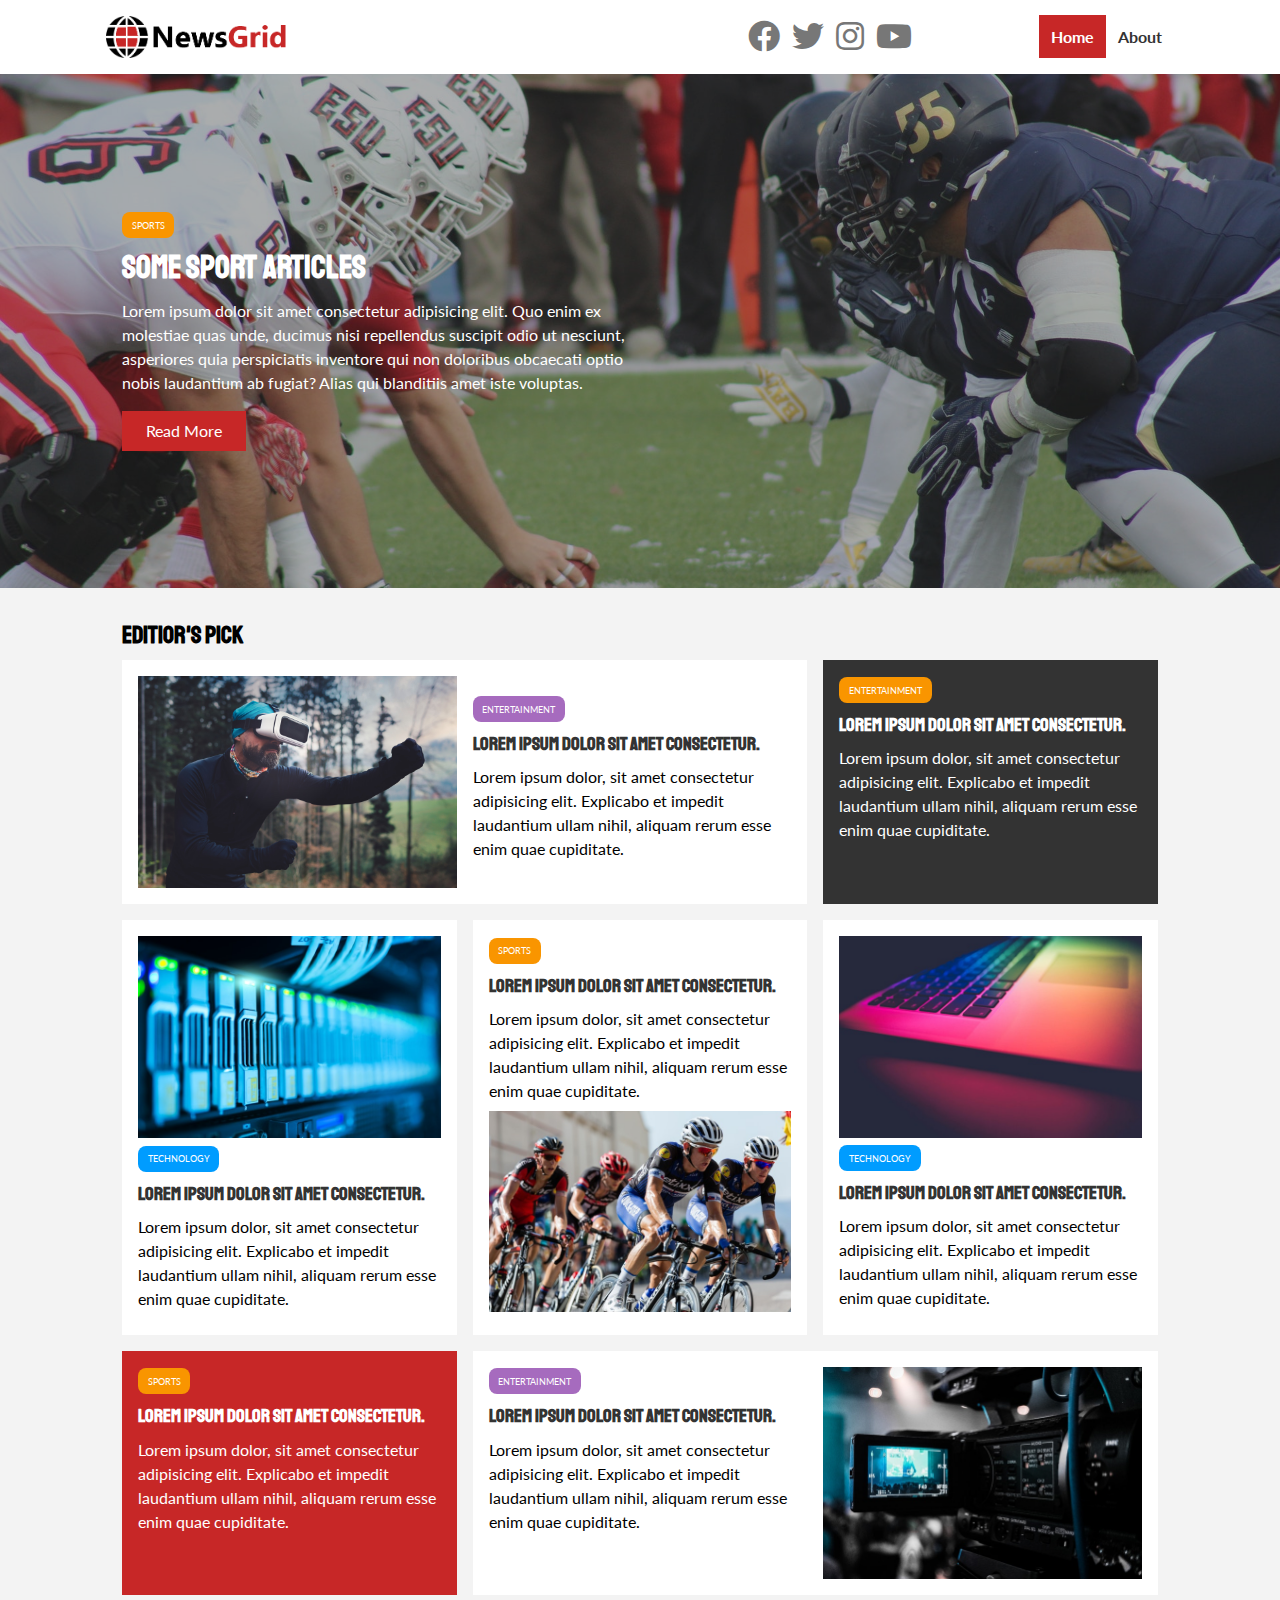
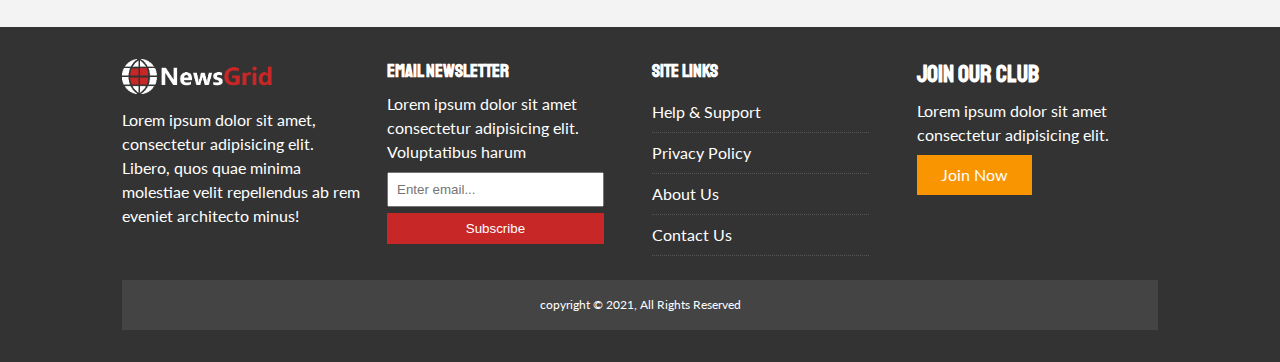
<file: index.html>
<!DOCTYPE html>
<html lang="en">

<head>
    <meta charset="UTF-8">
    <meta http-equiv="X-UA-Compatible" content="IE=edge">
    <meta name="viewport" content="width=device-width, initial-scale=1.0">
    <link href="https://fonts.googleapis.com/css2?family=Lato&family=Staatliches&display=swap" rel="stylesheet">
    <link rel="stylesheet" href="https://cdnjs.cloudflare.com/ajax/libs/font-awesome/5.15.3/css/all.min.css">
    <link rel="stylesheet" href="css/style.css">
    <link rel="stylesheet" media="screen and (max-width: 768px)" href="css/mobile.css">
    <link rel="shortcut icon" href="img/icon.png">
    <title>NewsGrid | Latest News</title>
</head>

<body>
    <nav id="main-nav">
        <div class="container">
            <img src="img/logo.png" alt="NewsGrid" class="logo">
            <div class="socials">
                <a href="http://facebook.com" target="_blank"><i class="fab fa-facebook fa-2x"></i></a>
                <a href="http://twitter.com" target="_blank"><i class="fab fa-twitter fa-2x"></i></a>
                <a href="http://instagram.com" target="_blank"><i class="fab fa-instagram fa-2x"></i></a>
                <a href="http://youtube.com" target="_blank"><i class="fab fa-youtube fa-2x"></i></a>
            </div>
            <ul>
                <li><a href="index.html" class="current">Home</a></li>
                <li><a href="about.html">About</a></li>
            </ul>
        </div>
    </nav>
    <!-- showcase -->
    <header id="showcase">
        <div class="container">
            <div class="showcase-container">
                <div class="showcase-content">
                    <div class=" category category-sports">Sports</div>
                    <h1>
                        Some Sport Articles
                    </h1>
                    <p>
                        Lorem ipsum dolor sit amet consectetur adipisicing elit. Quo enim ex molestiae quas unde,
                        ducimus nisi repellendus suscipit odio ut nesciunt, asperiores quia perspiciatis inventore qui
                        non doloribus obcaecati optio nobis laudantium ab fugiat? Alias qui blanditiis amet iste
                        voluptas.
                    </p>
                    <a href="article.html" class="btn btn-primary">Read More</a>
                </div>
            </div>
        </div>
    </header>
    <!-- Home Articles -->
    <section id="home-articles" class="py-2">
        <div class="container">
            <h2>Editior's Pick</h2>
            <div class="articles-container">
                <article class="card">
                    <img src="img/articles/ent1.jpg" alt="">
                    <div>
                        <div class="category category-ent">Entertainment</div>
                        <h3>
                            <a href="article.html">Lorem ipsum dolor sit amet consectetur.</a>
                        </h3>
                        <p>
                            Lorem ipsum dolor, sit amet consectetur adipisicing elit. Explicabo et impedit laudantium
                            ullam
                            nihil, aliquam rerum esse enim quae cupiditate.
                        </p>
                    </div>
                </article>
                <article class="card bg-dark">
                    <div class="category category-sports ">Entertainment</div>
                    <h3>
                        <a href="article.html">Lorem ipsum dolor sit amet consectetur.</a>
                    </h3>
                    <p>
                        Lorem ipsum dolor, sit amet consectetur adipisicing elit. Explicabo et impedit laudantium
                        ullam
                        nihil, aliquam rerum esse enim quae cupiditate.
                    </p>
                </article>
                <article class="card">
                    <img src="img/articles/tech1.jpg" alt="">
                    <div class="category category-tech">Technology</div>
                    <h3>
                        <a href="article.html">Lorem ipsum dolor sit amet consectetur.</a>
                    </h3>
                    <p>
                        Lorem ipsum dolor, sit amet consectetur adipisicing elit. Explicabo et impedit laudantium
                        ullam
                        nihil, aliquam rerum esse enim quae cupiditate.
                    </p>
                </article>
                <article class="card">
                    <div class="category category-sports">Sports</div>
                    <h3>
                        <a href="article.html">Lorem ipsum dolor sit amet consectetur.</a>
                    </h3>
                    <p>
                        Lorem ipsum dolor, sit amet consectetur adipisicing elit. Explicabo et impedit laudantium
                        ullam
                        nihil, aliquam rerum esse enim quae cupiditate.
                    </p>
                    <img src="img/articles/sports1.jpg" alt="">
                </article>
                <article class="card">
                    <img src="img/articles/tech2.jpg" alt="">
                    <div class="category category-tech">Technology</div>
                    <h3>
                        <a href="article.html">Lorem ipsum dolor sit amet consectetur.</a>
                    </h3>
                    <p>
                        Lorem ipsum dolor, sit amet consectetur adipisicing elit. Explicabo et impedit laudantium
                        ullam
                        nihil, aliquam rerum esse enim quae cupiditate.
                    </p>
                </article>
                <article class="card bg-primary">
                    <div class="category category-sports">Sports</div>
                    <h3>
                        <a href="article.html">Lorem ipsum dolor sit amet consectetur.</a>
                    </h3>
                    <p>
                        Lorem ipsum dolor, sit amet consectetur adipisicing elit. Explicabo et impedit laudantium
                        ullam
                        nihil, aliquam rerum esse enim quae cupiditate.
                    </p>
                </article>
                <article class="card">
                    <div>
                        <div class="category category-ent">Entertainment</div>
                        <h3>
                            <a href="article.html">Lorem ipsum dolor sit amet consectetur.</a>
                        </h3>
                        <p>
                            Lorem ipsum dolor, sit amet consectetur adipisicing elit. Explicabo et impedit laudantium
                            ullam
                            nihil, aliquam rerum esse enim quae cupiditate.
                        </p>
                    </div>
                    <img src="img/articles/ent2.jpg" alt="">
                </article>
            </div>
        </div>
    </section>
    <footer id="main-footer" class="py-2">
        <div class="container footer-container">
            <div>
                <img src="img/logo_light.png" alt="Newsgrid">
                <p>
                    Lorem ipsum dolor sit amet, consectetur adipisicing elit. Libero, quos quae minima molestiae velit
                    repellendus ab rem eveniet architecto minus!
                </p>
            </div>
            <div>
                <h3>
                    Email Newsletter
                </h3>
                <p>
                    Lorem ipsum dolor sit amet consectetur adipisicing elit. Voluptatibus harum
                </p>
                <form name="contact" method="POST" data-netlify="true">
                    <input type="email" id="email" name="email" placeholder="Enter email...">
                    <input type="submit" value="Subscribe" class="btn btn-primary">
                </form>
            </div>
            <div>
                <h3>
                    Site Links
                </h3>
                <ul class="list">
                    <li>
                        <a href="#">Help & Support</a>
                    </li>
                    <li>
                        <a href="#">Privacy Policy</a>
                    </li>
                    <li>
                        <a href="#">About Us</a>
                    </li>
                    <li>
                        <a href="#">Contact Us</a>
                    </li>
                </ul>
            </div>
            <div>
                <h2>
                    Join Our Club
                </h2>
                <p>
                    Lorem ipsum dolor sit amet consectetur adipisicing elit.
                </p>
                <a href="#" class="btn btn-secondary">Join Now</a>

            </div>
            <div>
                <p>
                    copyright &copy; 2021, All Rights Reserved
                </p>
            </div>
        </div>
    </footer>
</body>

</html>
</file>
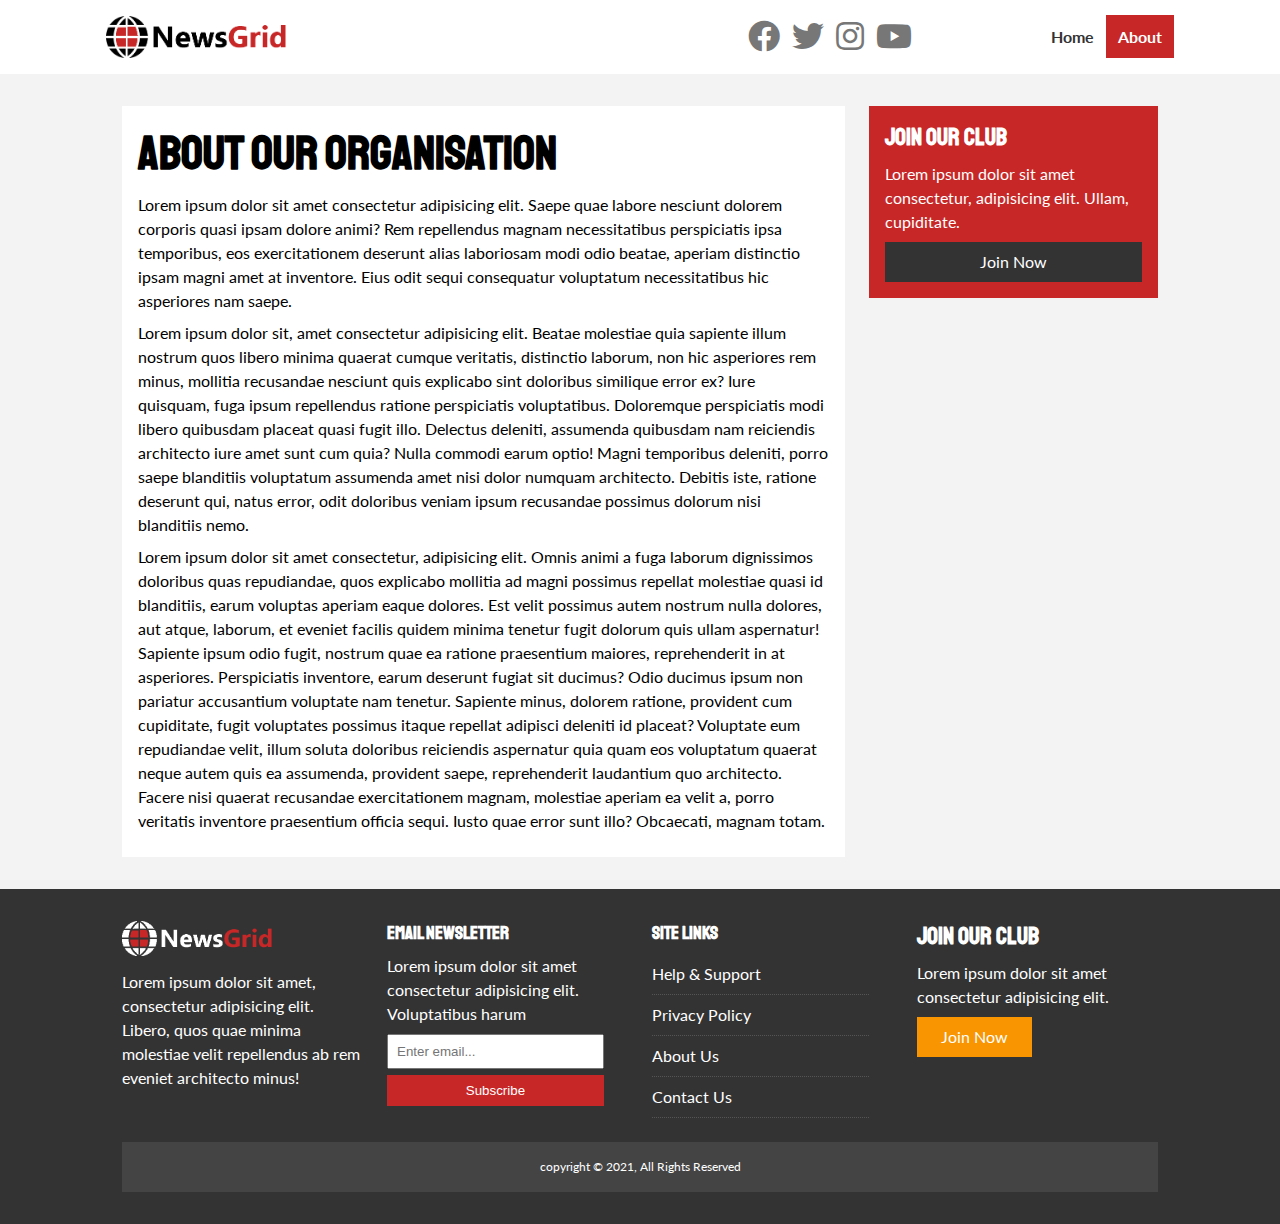
<file: about.html>
<!DOCTYPE html>
<html lang="en">

<head>
    <meta charset="UTF-8">
    <meta http-equiv="X-UA-Compatible" content="IE=edge">
    <meta name="viewport" content="width=device-width, initial-scale=1.0">
    <link href="https://fonts.googleapis.com/css2?family=Lato&family=Staatliches&display=swap" rel="stylesheet">
    <link rel="stylesheet" href="https://cdnjs.cloudflare.com/ajax/libs/font-awesome/5.15.3/css/all.min.css">
    <link rel="stylesheet" href="css/style.css">
    <link rel="stylesheet" media="screen and (max-width: 768px)" href="css/mobile.css">
    <link rel="shortcut icon" href="img/icon.png">
    <title>NewsGrid | About</title>
</head>

<body>
    <nav id="main-nav">
        <div class="container">
            <img src="img/logo.png" alt="NewsGrid" class="logo">
            <div class="socials">
                <a href="http://facebook.com" target="_blank"><i class="fab fa-facebook fa-2x"></i></a>
                <a href="http://twitter.com" target="_blank"><i class="fab fa-twitter fa-2x"></i></a>
                <a href="http://instagram.com" target="_blank"><i class="fab fa-instagram fa-2x"></i></a>
                <a href="http://youtube.com" target="_blank"><i class="fab fa-youtube fa-2x"></i></a>
            </div>
            <ul>
                <li><a href="index.html">Home</a></li>
                <li><a href="about.html" class="current">About</a></li>
            </ul>
        </div>
    </nav>
    <section id="about">
        <div class="container">
            <div class="page-container p">
                <article class="card">
                    <h1 class="l-heading">
                        ABOUT OUR ORGANISATION
                    </h1>
                    <P>
                        Lorem ipsum dolor sit amet consectetur adipisicing elit. Saepe quae labore nesciunt dolorem
                        corporis quasi ipsam dolore animi? Rem repellendus magnam necessitatibus perspiciatis ipsa
                        temporibus, eos exercitationem deserunt alias laboriosam modi odio beatae, aperiam distinctio
                        ipsam magni amet at inventore. Eius odit sequi consequatur voluptatum necessitatibus hic
                        asperiores nam saepe.
                    </P>
                    <p>
                        Lorem ipsum dolor sit, amet consectetur adipisicing elit. Beatae molestiae quia sapiente illum
                        nostrum quos libero minima quaerat cumque veritatis, distinctio laborum, non hic asperiores rem
                        minus, mollitia recusandae nesciunt quis explicabo sint doloribus similique error ex? Iure
                        quisquam, fuga ipsum repellendus ratione perspiciatis voluptatibus. Doloremque perspiciatis modi
                        libero quibusdam placeat quasi fugit illo. Delectus deleniti, assumenda quibusdam nam reiciendis
                        architecto iure amet sunt cum quia? Nulla commodi earum optio! Magni temporibus deleniti, porro
                        saepe blanditiis voluptatum assumenda amet nisi dolor numquam architecto. Debitis iste, ratione
                        deserunt qui, natus error, odit doloribus veniam ipsum recusandae possimus dolorum nisi
                        blanditiis nemo.
                    </p>
                    <p>
                        Lorem ipsum dolor sit amet consectetur, adipisicing elit. Omnis animi a fuga laborum dignissimos
                        doloribus quas repudiandae, quos explicabo mollitia ad magni possimus repellat molestiae quasi
                        id blanditiis, earum voluptas aperiam eaque dolores. Est velit possimus autem nostrum nulla
                        dolores, aut atque, laborum, et eveniet facilis quidem minima tenetur fugit dolorum quis ullam
                        aspernatur! Sapiente ipsum odio fugit, nostrum quae ea ratione praesentium maiores,
                        reprehenderit in at asperiores. Perspiciatis inventore, earum deserunt fugiat sit ducimus? Odio
                        ducimus ipsum non pariatur accusantium voluptate nam tenetur. Sapiente minus, dolorem ratione,
                        provident cum cupiditate, fugit voluptates possimus itaque repellat adipisci deleniti id
                        placeat? Voluptate eum repudiandae velit, illum soluta doloribus reiciendis aspernatur quia quam
                        eos voluptatum quaerat neque autem quis ea assumenda, provident saepe, reprehenderit laudantium
                        quo architecto. Facere nisi quaerat recusandae exercitationem magnam, molestiae aperiam ea velit
                        a, porro veritatis inventore praesentium officia sequi. Iusto quae error sunt illo? Obcaecati,
                        magnam totam.
                    </p>
                </article>
                <aside class="card bg-primary">
                    <h2>
                        JOIN OUR CLUB
                    </h2>
                    <P>
                        Lorem ipsum dolor sit amet consectetur, adipisicing elit. Ullam, cupiditate.
                    </P>
                    <a href="#" class="btn btn-dark btn-block">Join Now</a>
                </aside>
            </div>
        </div>
    </section>
    <footer id="main-footer" class="py-2">
        <div class="container footer-container">
            <div>
                <img src="img/logo_light.png" alt="Newsgrid">
                <p>
                    Lorem ipsum dolor sit amet, consectetur adipisicing elit. Libero, quos quae minima molestiae velit
                    repellendus ab rem eveniet architecto minus!
                </p>
            </div>
            <div>
                <h3>
                    Email Newsletter
                </h3>
                <p>
                    Lorem ipsum dolor sit amet consectetur adipisicing elit. Voluptatibus harum
                </p>
                <form name="contact" method="POST" data-netlify="true">
                    <input type="email" id="email" name="email" placeholder="Enter email...">
                    <input type="submit" value="Subscribe" class="btn btn-primary">
                </form>
            </div>
            <div>
                <h3>
                    Site Links
                </h3>
                <ul class="list">
                    <li>
                        <a href="#">Help & Support</a>
                    </li>
                    <li>
                        <a href="#">Privacy Policy</a>
                    </li>
                    <li>
                        <a href="#">About Us</a>
                    </li>
                    <li>
                        <a href="#">Contact Us</a>
                    </li>
                </ul>
            </div>
            <div>
                <h2>
                    Join Our Club
                </h2>
                <p>
                    Lorem ipsum dolor sit amet consectetur adipisicing elit.
                </p>
                <a href="#" class="btn btn-secondary">Join Now</a>

            </div>
            <div>
                <p>
                    copyright &copy; 2021, All Rights Reserved
                </p>
            </div>
        </div>
    </footer>
</body>

</html>
</file>
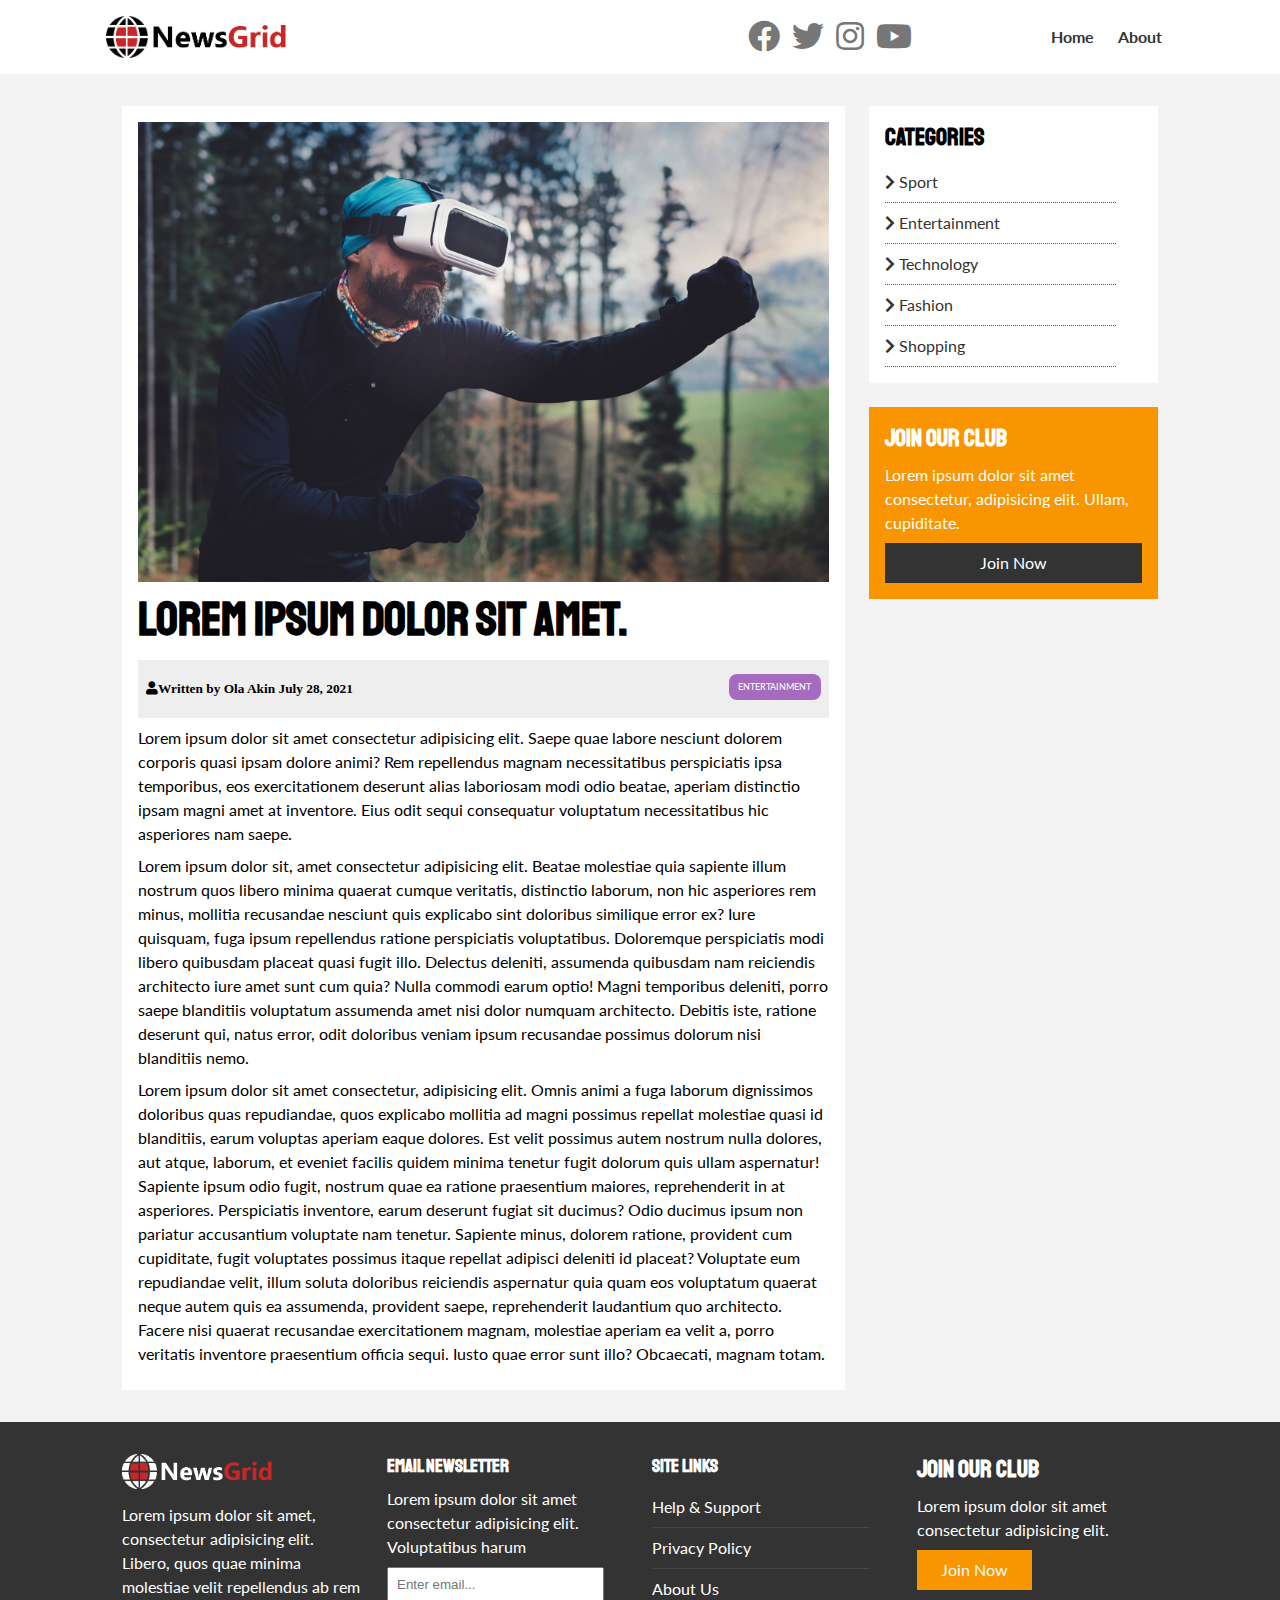
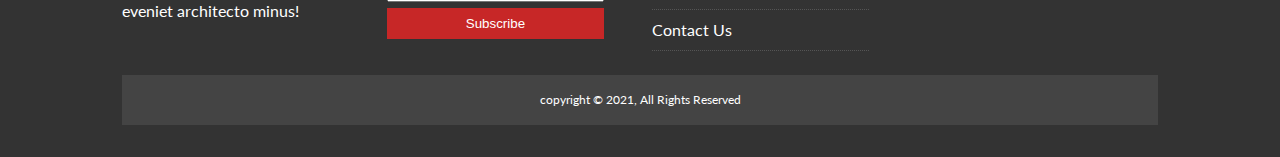
<file: article.html>
<!DOCTYPE html>
<html lang="en">

<head>
    <meta charset="UTF-8">
    <meta http-equiv="X-UA-Compatible" content="IE=edge">
    <meta name="viewport" content="width=device-width, initial-scale=1.0">
    <link href="https://fonts.googleapis.com/css2?family=Lato&family=Staatliches&display=swap" rel="stylesheet">
    <link rel="stylesheet" href="https://cdnjs.cloudflare.com/ajax/libs/font-awesome/5.15.3/css/all.min.css">
    <link rel="stylesheet" href="css/style.css">
    <link rel="stylesheet" media="screen and (max-width: 768px)" href="css/mobile.css">
    <link rel="shortcut icon" href="img/icon.png">
    <title>NewsGrid | Article</title>
</head>

<body>
    <nav id="main-nav">
        <div class="container">
            <img src="img/logo.png" alt="NewsGrid" class="logo">
            <div class="socials">
                <a href="http://facebook.com" target="_blank"><i class="fab fa-facebook fa-2x"></i></a>
                <a href="http://twitter.com" target="_blank"><i class="fab fa-twitter fa-2x"></i></a>
                <a href="http://instagram.com" target="_blank"><i class="fab fa-instagram fa-2x"></i></a>
                <a href="http://youtube.com" target="_blank"><i class="fab fa-youtube fa-2x"></i></a>
            </div>
            <ul>
                <li><a href="index.html">Home</a></li>
                <li><a href="about.html">About</a></li>
            </ul>
        </div>
    </nav>
    <section id="article">
        <div class="container">
            <div class="page-container p">
                <article class="card">
                    <img src="img/articles/ent1.jpg" alt="img">
                    <h1 class="l-heading">
                        Lorem ipsum dolor sit amet.
                    </h1>
                    <div class="meta">
                        <small>
                            <!-- small is an inline element -->
                            <i class="fas fa-user">Written by Ola Akin July 28, 2021</i>
                        </small>
                        <div class="category category-ent">Entertainment</div>
                    </div>
                    <P>
                        Lorem ipsum dolor sit amet consectetur adipisicing elit. Saepe quae labore nesciunt dolorem
                        corporis quasi ipsam dolore animi? Rem repellendus magnam necessitatibus perspiciatis ipsa
                        temporibus, eos exercitationem deserunt alias laboriosam modi odio beatae, aperiam distinctio
                        ipsam magni amet at inventore. Eius odit sequi consequatur voluptatum necessitatibus hic
                        asperiores nam saepe.
                    </P>
                    <p>
                        Lorem ipsum dolor sit, amet consectetur adipisicing elit. Beatae molestiae quia sapiente illum
                        nostrum quos libero minima quaerat cumque veritatis, distinctio laborum, non hic asperiores rem
                        minus, mollitia recusandae nesciunt quis explicabo sint doloribus similique error ex? Iure
                        quisquam, fuga ipsum repellendus ratione perspiciatis voluptatibus. Doloremque perspiciatis modi
                        libero quibusdam placeat quasi fugit illo. Delectus deleniti, assumenda quibusdam nam reiciendis
                        architecto iure amet sunt cum quia? Nulla commodi earum optio! Magni temporibus deleniti, porro
                        saepe blanditiis voluptatum assumenda amet nisi dolor numquam architecto. Debitis iste, ratione
                        deserunt qui, natus error, odit doloribus veniam ipsum recusandae possimus dolorum nisi
                        blanditiis nemo.
                    </p>
                    <p>
                        Lorem ipsum dolor sit amet consectetur, adipisicing elit. Omnis animi a fuga laborum dignissimos
                        doloribus quas repudiandae, quos explicabo mollitia ad magni possimus repellat molestiae quasi
                        id blanditiis, earum voluptas aperiam eaque dolores. Est velit possimus autem nostrum nulla
                        dolores, aut atque, laborum, et eveniet facilis quidem minima tenetur fugit dolorum quis ullam
                        aspernatur! Sapiente ipsum odio fugit, nostrum quae ea ratione praesentium maiores,
                        reprehenderit in at asperiores. Perspiciatis inventore, earum deserunt fugiat sit ducimus? Odio
                        ducimus ipsum non pariatur accusantium voluptate nam tenetur. Sapiente minus, dolorem ratione,
                        provident cum cupiditate, fugit voluptates possimus itaque repellat adipisci deleniti id
                        placeat? Voluptate eum repudiandae velit, illum soluta doloribus reiciendis aspernatur quia quam
                        eos voluptatum quaerat neque autem quis ea assumenda, provident saepe, reprehenderit laudantium
                        quo architecto. Facere nisi quaerat recusandae exercitationem magnam, molestiae aperiam ea velit
                        a, porro veritatis inventore praesentium officia sequi. Iusto quae error sunt illo? Obcaecati,
                        magnam totam.
                    </p>
                </article>
                <aside id="category" class="card">
                    <h2>
                        Categories
                    </h2>
                    <ul class="list">
                        <li>
                            <a href="#"> <i class="fas fa-chevron-right"></i> Sport</a>
                        </li>
                        <li>
                            <a href="#"> <i class="fas fa-chevron-right"></i> Entertainment</a>
                        </li>
                        <li>
                            <a href="#"> <i class="fas fa-chevron-right"></i> Technology</a>
                        </li>
                        <li>
                            <a href="#"> <i class="fas fa-chevron-right"></i> Fashion</a>
                        </li>
                        <li>
                            <a href="#"> <i class="fas fa-chevron-right"></i> Shopping</a>
                        </li>
                    </ul>
                </aside>
                <aside class="card bg-secondary">
                    <h2>
                        JOIN OUR CLUB
                    </h2>
                    <P>
                        Lorem ipsum dolor sit amet consectetur, adipisicing elit. Ullam, cupiditate.
                    </P>
                    <a href="#" class="btn btn-dark btn-block">Join Now</a>
                </aside>
            </div>
        </div>
    </section>
    <footer id="main-footer" class="py-2">
        <div class="container footer-container">
            <div>
                <img src="img/logo_light.png" alt="Newsgrid">
                <p>
                    Lorem ipsum dolor sit amet, consectetur adipisicing elit. Libero, quos quae minima molestiae velit
                    repellendus ab rem eveniet architecto minus!
                </p>
            </div>
            <div>
                <h3>
                    Email Newsletter
                </h3>
                <p>
                    Lorem ipsum dolor sit amet consectetur adipisicing elit. Voluptatibus harum
                </p>
                <form name="contact" method="POST" data-netlify="true">
                    <input type="email" id="email" name="email" placeholder="Enter email...">
                    <input type="submit" value="Subscribe" class="btn btn-primary">
                </form>
            </div>
            <div>
                <h3>
                    Site Links
                </h3>
                <ul class="list">
                    <li>
                        <a href="#">Help & Support</a>
                    </li>
                    <li>
                        <a href="#">Privacy Policy</a>
                    </li>
                    <li>
                        <a href="#">About Us</a>
                    </li>
                    <li>
                        <a href="#">Contact Us</a>
                    </li>
                </ul>
            </div>
            <div>
                <h2>
                    Join Our Club
                </h2>
                <p>
                    Lorem ipsum dolor sit amet consectetur adipisicing elit.
                </p>
                <a href="#" class="btn btn-secondary">Join Now</a>

            </div>
            <div>
                <p>
                    copyright &copy; 2021, All Rights Reserved
                </p>
            </div>
        </div>
    </footer>
</body>

</html>
</file>
<file: css/style.css>
:root{
    --primary-color: #c72727;
    --secondary-color: #f99500;
    --light-color: #f3f3f3;
    --dark-color: #333;
    --max-width: 1100px;
}
.category{
    --sport-color: #f99500;
    --ent-color: #a66bbe;
    --tech-color: #009cff;
}
*{
    margin: 0;
    padding:0;
    box-sizing: border-box;
}
body{
    font-family: 'Lato', sans-serif;
    line-height: 1.5;
    background: var(--light-color);
}
a{
    color: #333;
    text-decoration: none;
}
ul{
    list-style: none;
}
img{
    width: 100%;
}
p {
    margin: 0.5rem 0;
}
h1, h2, h3, h4, h5, h6{
    font-family: 'staatliches';
    margin-bottom: 0.55rem;
    line-height: 1.3;
}
/* utility */
.container{
    max-width: var(--max-width);
    margin: auto;
    padding: 0 2rem;
    overflow: hidden;
}
.category{
    display: inline-block;
    color: #fff;
    font-size: .55rem;
    text-transform: uppercase;
    padding: 0.4rem 0.6rem;
    border-radius: 15px;
    border-radius: 0.5rem;
    margin-bottom: 10px;
}
.category-sports{
    background: var(--sport-color);
}
.category-ent{
    background: var(--ent-color);
}
.category-tech{
    background: var(--tech-color);
}
.btn{
    display: inline-block;
    border: none;
    padding: .5rem 1.5rem;
    background: var(--dark-color);
    color: #fff;
}
.btn-light {
    background: var(--light-color);
}
.btn-primary{
    background: var(--primary-color);
}
.btn-secondary{
    background: var(--secondary-color);
}
.btn-dark{
    background: var(--dark-color);
}
.btn-block{
    display: block;
    width: 100%;
    text-align: center;
}
.btn:hover{
    opacity: 0.9;
}
.card{
    background: #fff;
    padding: 1rem;
}
.bg-dark{
    background: var(--dark-color);
    color: #fff;
}
.bg-primary{
    background: var(--primary-color);
    color: #fff;
}
.bg-secondary{
    background: var(--secondary-color);
    color: #fff;
}
.py-1{ padding: 1.5rem 0;}
.py-2{ padding: 2rem 0;}
.py-3{ padding: 3rem 0;}
.p-1{ padding: 1.5rem ;}
.p-2{ padding: 2rem ;}
.p-3{ padding: 3rem;}

.bg-dark h1,
.bg-dark h2,
.bg-dark h3,
.bg-dark a,
.bg-primary h1,
.bg-primary h2,
.bg-primary h3,
.bg-primary a,
.bg-secondary h1,
.bg-secondary h2,
.bg-secondary h3,
.bg-secondary a{
    color: #fff;
}
.l-heading{
    font-size: 3rem;
}
.list li{
    padding: .5rem 0;
    border-bottom: #555 dotted 1px;
    width: 90%;
}
.list li a:hover{
    color: var(--primary-color) !important;
}
/* inner page grid container  */
.page-container{
    display: grid;
    grid-template-columns: 5fr 2fr;
    grid-gap: 1.5rem;
    margin: 2rem 0;
}
.page-container > *:first-child{
    grid-row: 1/ span 3;
}

/* nav bar  */
#main-nav{
    background: #fff;
    position: sticky;
    top: 0;
    z-index: 2;
}
#main-nav .container{
    display: grid;
    grid-template-columns: 6fr 3fr 2fr;
    padding: 1rem;
    align-items: center;
    /* background: chartreuse; */
}
#main-nav .logo{
    width: 180px;
}
#main-nav ul{
    display: flex;
    justify-self: end;
}
#main-nav ul li a{
    padding: 0.75rem;
    font-weight: bold;
}
#main-nav .current{
    background: var(--primary-color);
    /* padding: 10px 12px; */
    color: #fff;

}
#main-nav ul li a:hover{
    background: var(--light-color);
    color: var(--dark-color);
}
#main-nav .socials{
    justify-self: center;
}
#main-nav .socials i {
    color: #777;
    margin-right: .5rem;
}
/* showcase */
#showcase{
    color: #fff;
    background: url(../img/featured.jpg) no-repeat center center/cover;
    /* background: #333; */
    position: relative;
    padding: 2rem;
}
#showcase::after{
    content: '';
    /* background: url(../img/featured.jpg) no-repeat center center/cover; */
    position: absolute;
    background: #333;
    top: 0;
    left: 0;
    width: 100%;
    height: 100%;
    opacity: 0.4;
}
#showcase .showcase-container{
    display: grid;
    grid-template-columns: repeat(2, 1fr);
    justify-content: center;
    align-items: center;
    height: 50vh;
}
#showcase .showcase-content{
    z-index: 1;
}
#showcase .showcase-content p{
    margin-bottom: 1rem;
}
/* Home Articles */
#home-articles .articles-container{
    display: grid;
    grid-template-columns: repeat(3, 1fr);
    grid-gap: 1rem;
}
#home-articles .articles-container > *:first-child{
    display: grid;
    grid-template-columns: repeat(2, 1fr);
    align-items: center;
    grid-gap: 1rem;
    grid-column: 1 / span 2;
}
#home-articles .articles-container > *:last-child{
    display: grid;
    grid-template-columns: repeat(2, 1fr);
    grid-gap: 1rem;
    grid-column: 2 / span 2 ;
}
article .meta{
    display: flex;
    justify-content: space-between;
    align-items: center;
    background: #eee;
    padding: .5rem;

}
article .meta .category{
    margin-top: 0.4rem;
}
/* Footer  */
#main-footer{
    background: var(--dark-color);
    color: #fff;
}
#main-footer img{
    width: 150px;
}
#main-footer a{
    color: #fff;
}
#main-footer .footer-container{
    display: grid;
    grid-template-columns: repeat(4, 1fr);
    grid-gap: 1.5rem;
}
#main-footer .footer-container >*:last-child{
    background: #444;
    grid-column: 1 / span 4;
    text-align: center;
    padding: .5rem;
    font-size: 0.75rem;
}
#main-footer .footer-container input[type='email']{
    width: 90%;
    padding: .5rem;
    margin-bottom: .4rem;
}
#main-footer .footer-container input[type='submit']{
    width: 90%;
}
</file>
<file: css/mobile.css>
/* Nav bar */
#main-nav .socials{
    display: none;
}
#main-nav .container{
    display: grid;
    grid-template-columns: 1fr;
    grid-gap: 1.3rem;
}
#main-nav ul, #main-nav .logo{
    justify-self: center;
}
#main-nav ul li a{
    padding: .5rem;
}
#home-articles .articles-container{
    grid-template-columns: repeat(2, 1fr);
}
#home-articles .articles-container > *:first-child, 
#home-articles .articles-container > *:last-child{
    grid-template-columns: 1fr;
    grid-column: 1;
}
@media (max-width:600px) {
    /* stack grid items  */
    #showcase .showcase-container,
    #home-articles .articles-container,
    #main-footer .footer-container {
        grid-template-columns: 1fr;
    }
    #main-footer .footer-container >*:last-child{
        grid-column: 1;
    }
    #main-footer .footer-container > *:first-child,
    #main-footer .footer-container > *:nth-child(2){
        border-bottom: #444 solid 2px;
        padding-bottom: 1rem;
    }
.page-container {
    grid-template-columns: 1fr;
    
    /* text-align: center; */
}
.page-container > *:first-child{
    grid-row: 1;
}
.l-heading{
    font-size: 2rem;
}
}
</file>
